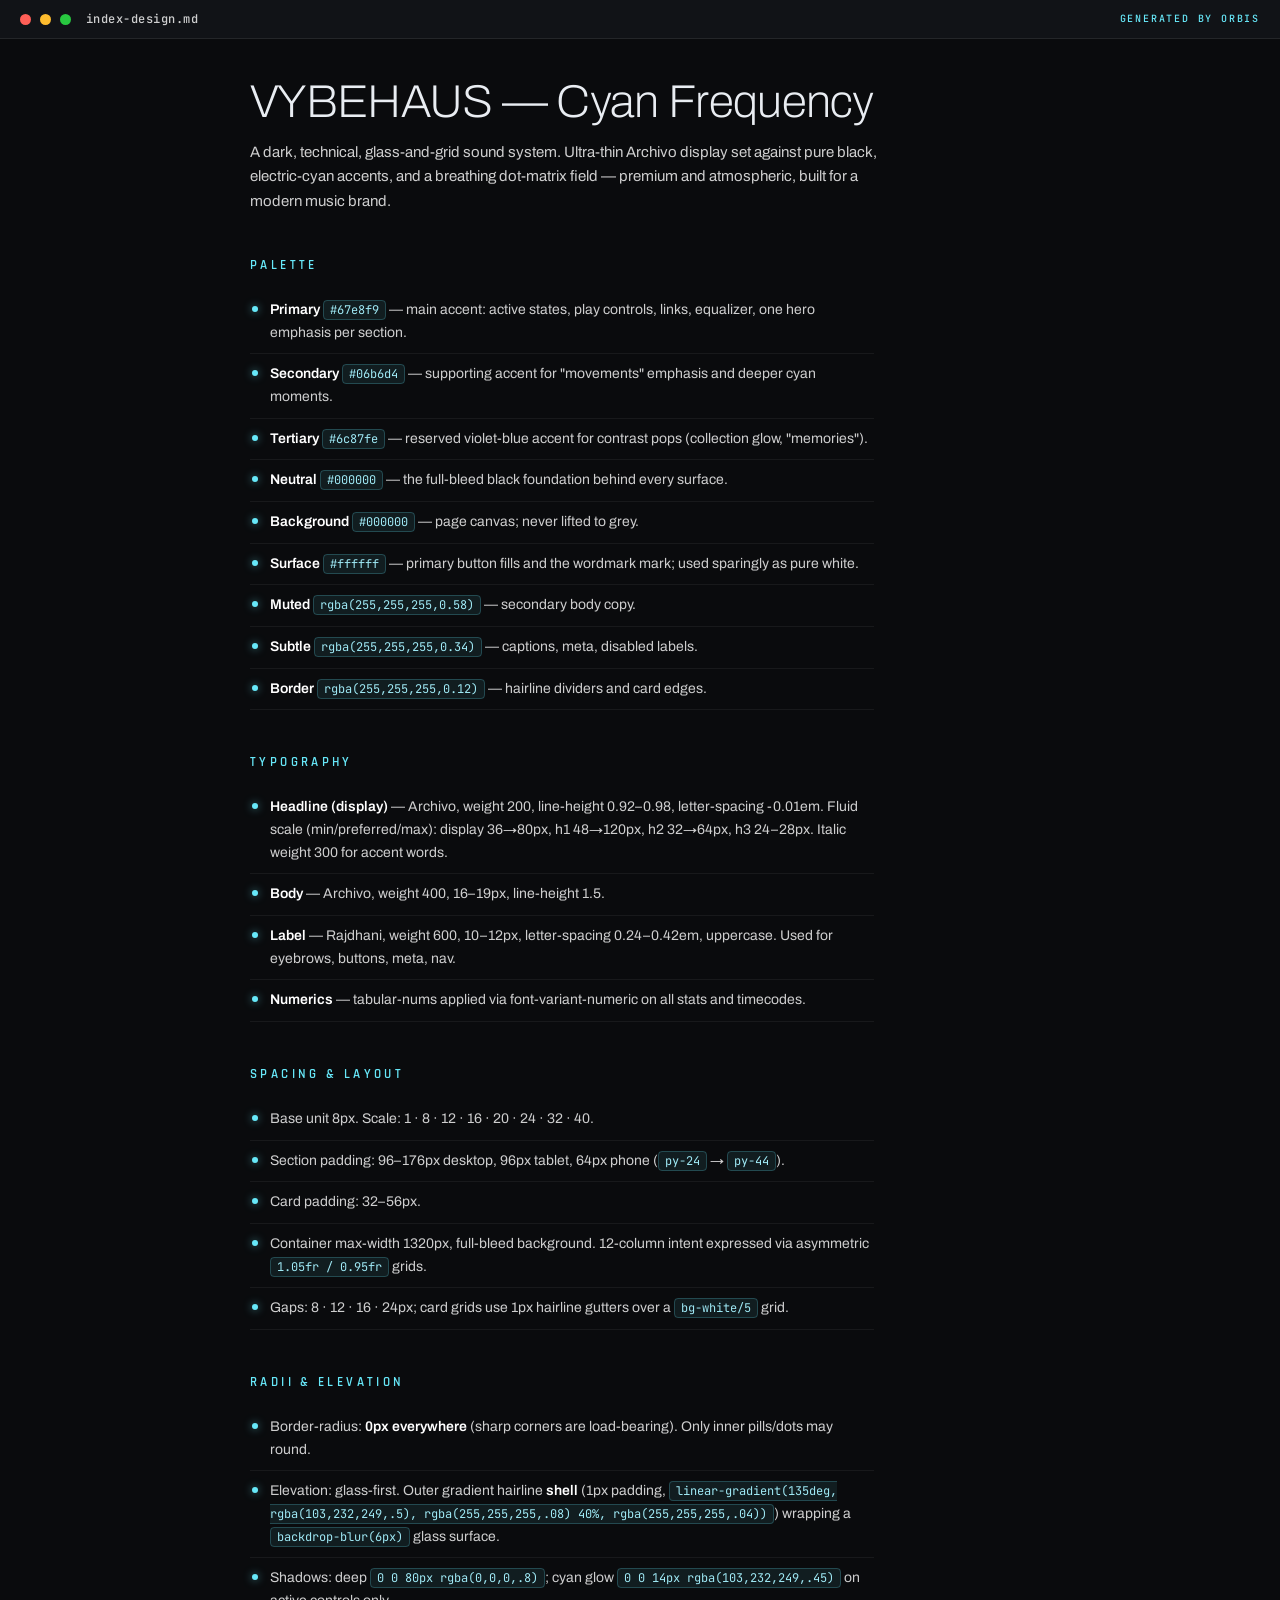
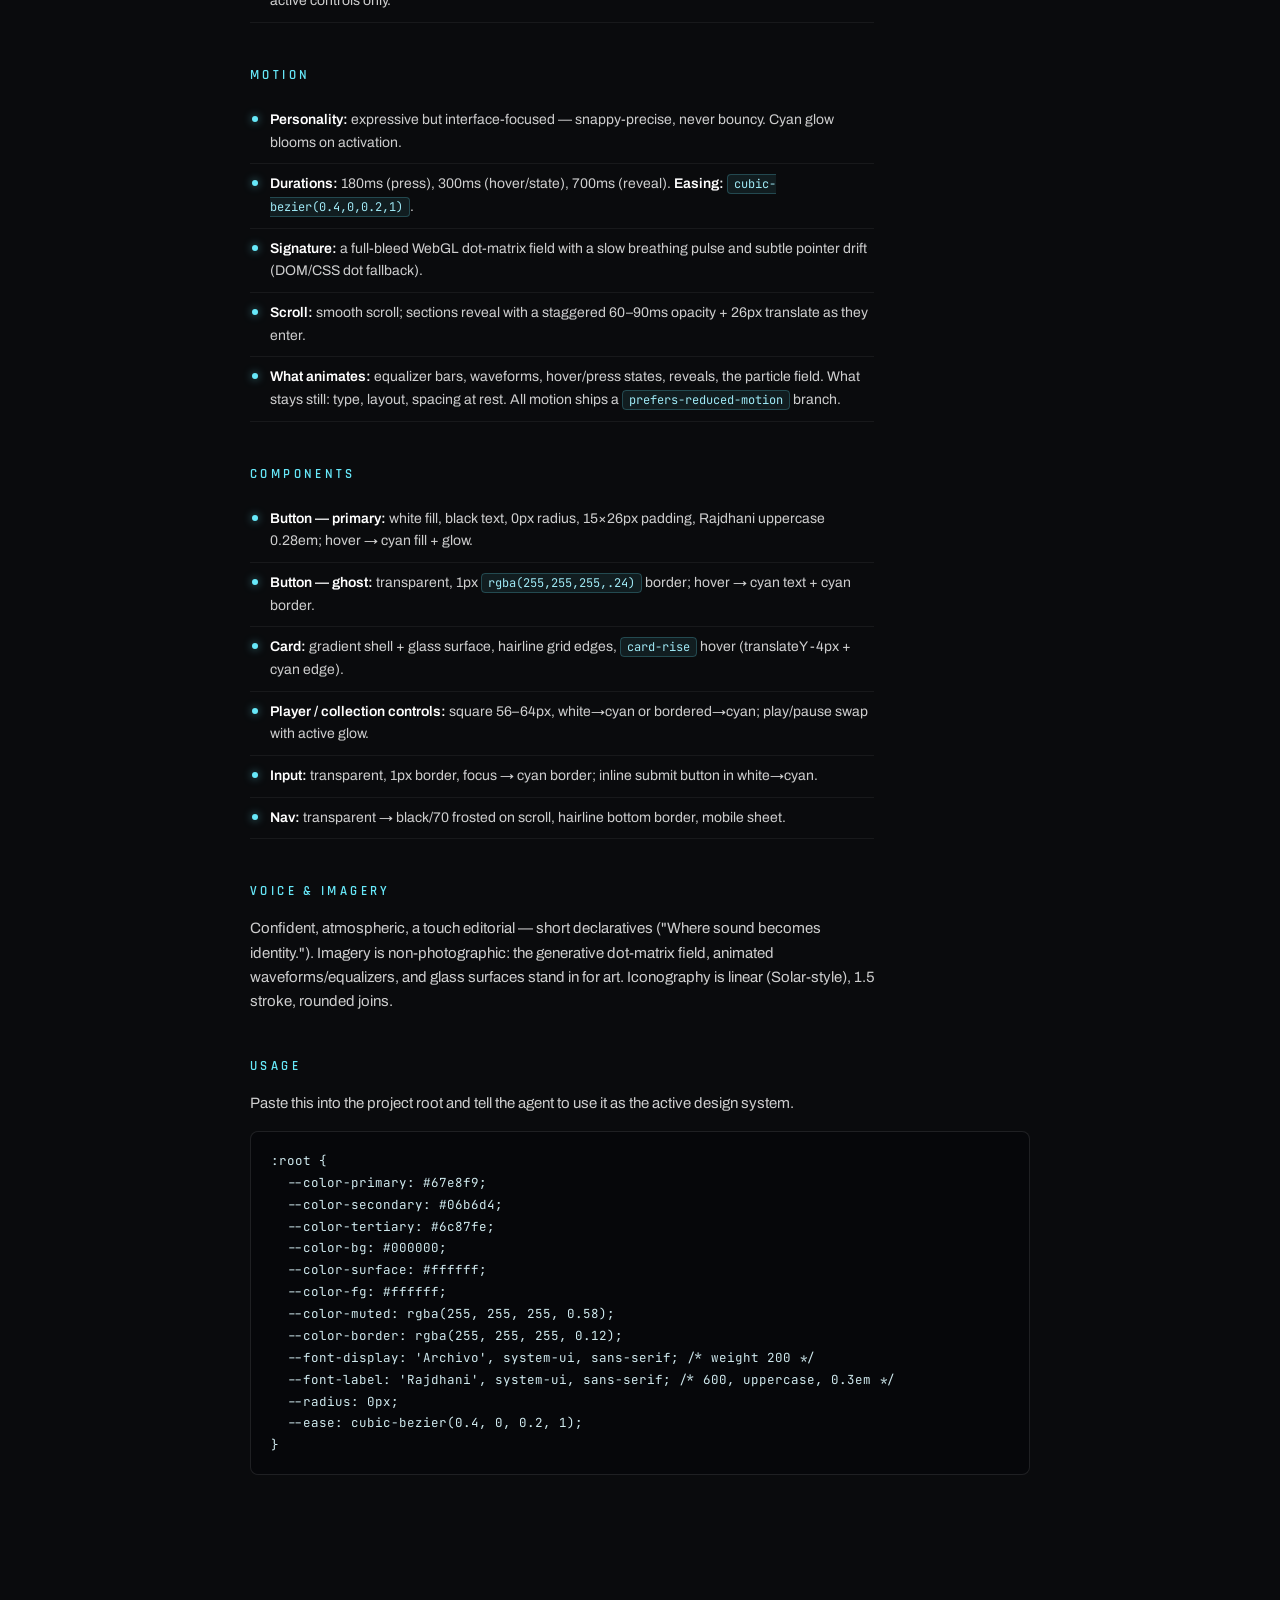
<file: assets/capability/design-md.html>
<!doctype html>
<html lang="en">
<head>
<meta charset="utf-8" />
<meta name="viewport" content="width=device-width, initial-scale=1" />
<title>index-design.md — Orbis</title>
<link rel="preconnect" href="https://fonts.googleapis.com" />
<link rel="preconnect" href="https://fonts.gstatic.com" crossorigin />
<link href="https://fonts.googleapis.com/css2?family=Archivo:wght@200;400;500;600&family=Rajdhani:wght@500;600&family=JetBrains+Mono:wght@400;500&display=swap" rel="stylesheet" />
<style>
  :root{ --cyan:#67e8f9; }
  *{box-sizing:border-box}
  html{scroll-behavior:auto}
  body{margin:0;background:#0a0b0d;color:#e9edf2;
    font-family:'Archivo',-apple-system,system-ui,sans-serif;line-height:1.62;
    -webkit-font-smoothing:antialiased;}
  .bar{position:sticky;top:0;z-index:5;display:flex;align-items:center;gap:9px;
    padding:13px 20px;background:#111317;border-bottom:1px solid rgba(255,255,255,.08);
    font:500 12px/1 'JetBrains Mono',monospace;color:rgba(255,255,255,.55);letter-spacing:.04em;}
  .bar .d{width:11px;height:11px;border-radius:50%}
  .bar .name{margin-left:6px;color:rgba(255,255,255,.8)}
  .bar .tag{margin-left:auto;color:var(--cyan);font-size:10px;letter-spacing:.18em;text-transform:uppercase}
  .wrap{max-width:840px;margin:0 auto;padding:34px 30px 120px}
  h1{font-weight:200;font-size:clamp(30px,5vw,46px);letter-spacing:-.015em;line-height:1.02;margin:6px 0 14px}
  h2{font-family:'Rajdhani',sans-serif;font-weight:600;font-size:13px;letter-spacing:.26em;
    text-transform:uppercase;color:var(--cyan);margin:42px 0 14px;}
  p{font-size:15px;color:rgba(255,255,255,.8);margin:0 0 14px;max-width:70ch}
  ul{list-style:none;margin:0;padding:0}
  li{position:relative;padding:9px 0 9px 20px;font-size:14px;color:rgba(255,255,255,.8);
    border-bottom:1px solid rgba(255,255,255,.06);max-width:78ch}
  li::before{content:"";position:absolute;left:2px;top:16px;width:6px;height:6px;border-radius:50%;
    background:var(--cyan);box-shadow:0 0 8px rgba(103,232,249,.6)}
  strong{color:#fff;font-weight:600}
  code{font-family:'JetBrains Mono',monospace;font-size:12px;color:#9fe9f5;
    background:rgba(103,232,249,.08);border:1px solid rgba(103,232,249,.22);border-radius:4px;padding:1px 6px}
  pre{background:#06070a;border:1px solid rgba(255,255,255,.1);border-radius:8px;
    padding:18px 20px;overflow:auto;margin:16px 0}
  pre code{background:none;border:0;padding:0;color:#cfe9ee;display:block;white-space:pre;line-height:1.75;font-size:12.5px}
</style>
</head>
<body>
  <div class="bar"><span class="d" style="background:#ff5f57"></span><span class="d" style="background:#febc2e"></span><span class="d" style="background:#28c840"></span><span class="name">index-design.md</span><span class="tag">generated by Orbis</span></div>
  <div class="wrap">
<h1>VYBEHAUS — Cyan Frequency</h1>
<p>A dark, technical, glass-and-grid sound system. Ultra-thin Archivo display set against pure black, electric-cyan accents, and a breathing dot-matrix field — premium and atmospheric, built for a modern music brand.</p>
<h2>Palette</h2>
<ul>
<li><strong>Primary</strong> <code>#67e8f9</code> — main accent: active states, play controls, links, equalizer, one hero emphasis per section.</li>
<li><strong>Secondary</strong> <code>#06b6d4</code> — supporting accent for &quot;movements&quot; emphasis and deeper cyan moments.</li>
<li><strong>Tertiary</strong> <code>#6c87fe</code> — reserved violet-blue accent for contrast pops (collection glow, &quot;memories&quot;).</li>
<li><strong>Neutral</strong> <code>#000000</code> — the full-bleed black foundation behind every surface.</li>
<li><strong>Background</strong> <code>#000000</code> — page canvas; never lifted to grey.</li>
<li><strong>Surface</strong> <code>#ffffff</code> — primary button fills and the wordmark mark; used sparingly as pure white.</li>
<li><strong>Muted</strong> <code>rgba(255,255,255,0.58)</code> — secondary body copy.</li>
<li><strong>Subtle</strong> <code>rgba(255,255,255,0.34)</code> — captions, meta, disabled labels.</li>
<li><strong>Border</strong> <code>rgba(255,255,255,0.12)</code> — hairline dividers and card edges.</li>
</ul>
<h2>Typography</h2>
<ul>
<li><strong>Headline (display)</strong> — Archivo, weight 200, line-height 0.92–0.98, letter-spacing -0.01em. Fluid scale (min/preferred/max): display 36&rarr;80px, h1 48&rarr;120px, h2 32&rarr;64px, h3 24–28px. Italic weight 300 for accent words.</li>
<li><strong>Body</strong> — Archivo, weight 400, 16–19px, line-height 1.5.</li>
<li><strong>Label</strong> — Rajdhani, weight 600, 10–12px, letter-spacing 0.24–0.42em, uppercase. Used for eyebrows, buttons, meta, nav.</li>
<li><strong>Numerics</strong> — tabular-nums applied via font-variant-numeric on all stats and timecodes.</li>
</ul>
<h2>Spacing &amp; Layout</h2>
<ul>
<li>Base unit 8px. Scale: 1 · 8 · 12 · 16 · 20 · 24 · 32 · 40.</li>
<li>Section padding: 96–176px desktop, 96px tablet, 64px phone (<code>py-24</code> &rarr; <code>py-44</code>).</li>
<li>Card padding: 32–56px.</li>
<li>Container max-width 1320px, full-bleed background. 12-column intent expressed via asymmetric <code>1.05fr / 0.95fr</code> grids.</li>
<li>Gaps: 8 · 12 · 16 · 24px; card grids use 1px hairline gutters over a <code>bg-white/5</code> grid.</li>
</ul>
<h2>Radii &amp; Elevation</h2>
<ul>
<li>Border-radius: <strong>0px everywhere</strong> (sharp corners are load-bearing). Only inner pills/dots may round.</li>
<li>Elevation: glass-first. Outer gradient hairline <strong>shell</strong> (1px padding, <code>linear-gradient(135deg, rgba(103,232,249,.5), rgba(255,255,255,.08) 40%, rgba(255,255,255,.04))</code>) wrapping a <code>backdrop-blur(6px)</code> glass surface.</li>
<li>Shadows: deep <code>0 0 80px rgba(0,0,0,.8)</code>; cyan glow <code>0 0 14px rgba(103,232,249,.45)</code> on active controls only.</li>
</ul>
<h2>Motion</h2>
<ul>
<li><strong>Personality:</strong> expressive but interface-focused — snappy-precise, never bouncy. Cyan glow blooms on activation.</li>
<li><strong>Durations:</strong> 180ms (press), 300ms (hover/state), 700ms (reveal). <strong>Easing:</strong> <code>cubic-bezier(0.4,0,0.2,1)</code>.</li>
<li><strong>Signature:</strong> a full-bleed WebGL dot-matrix field with a slow breathing pulse and subtle pointer drift (DOM/CSS dot fallback).</li>
<li><strong>Scroll:</strong> smooth scroll; sections reveal with a staggered 60–90ms opacity + 26px translate as they enter.</li>
<li><strong>What animates:</strong> equalizer bars, waveforms, hover/press states, reveals, the particle field. What stays still: type, layout, spacing at rest. All motion ships a <code>prefers-reduced-motion</code> branch.</li>
</ul>
<h2>Components</h2>
<ul>
<li><strong>Button — primary:</strong> white fill, black text, 0px radius, 15×26px padding, Rajdhani uppercase 0.28em; hover &rarr; cyan fill + glow.</li>
<li><strong>Button — ghost:</strong> transparent, 1px <code>rgba(255,255,255,.24)</code> border; hover &rarr; cyan text + cyan border.</li>
<li><strong>Card:</strong> gradient shell + glass surface, hairline grid edges, <code>card-rise</code> hover (translateY -4px + cyan edge).</li>
<li><strong>Player / collection controls:</strong> square 56–64px, white&rarr;cyan or bordered&rarr;cyan; play/pause swap with active glow.</li>
<li><strong>Input:</strong> transparent, 1px border, focus &rarr; cyan border; inline submit button in white&rarr;cyan.</li>
<li><strong>Nav:</strong> transparent &rarr; black/70 frosted on scroll, hairline bottom border, mobile sheet.</li>
</ul>
<h2>Voice &amp; Imagery</h2>
<p>Confident, atmospheric, a touch editorial — short declaratives (&quot;Where sound becomes identity.&quot;). Imagery is non-photographic: the generative dot-matrix field, animated waveforms/equalizers, and glass surfaces stand in for art. Iconography is linear (Solar-style), 1.5 stroke, rounded joins.</p>
<h2>Usage</h2>
<p>Paste this into the project root and tell the agent to use it as the active design system.</p>
<pre><code>:root {
  --color-primary: #67e8f9;
  --color-secondary: #06b6d4;
  --color-tertiary: #6c87fe;
  --color-bg: #000000;
  --color-surface: #ffffff;
  --color-fg: #ffffff;
  --color-muted: rgba(255, 255, 255, 0.58);
  --color-border: rgba(255, 255, 255, 0.12);
  --font-display: &#x27;Archivo&#x27;, system-ui, sans-serif; /* weight 200 */
  --font-label: &#x27;Rajdhani&#x27;, system-ui, sans-serif; /* 600, uppercase, 0.3em */
  --radius: 0px;
  --ease: cubic-bezier(0.4, 0, 0.2, 1);
}</code></pre>
  </div>
</body>
</html>
</file>
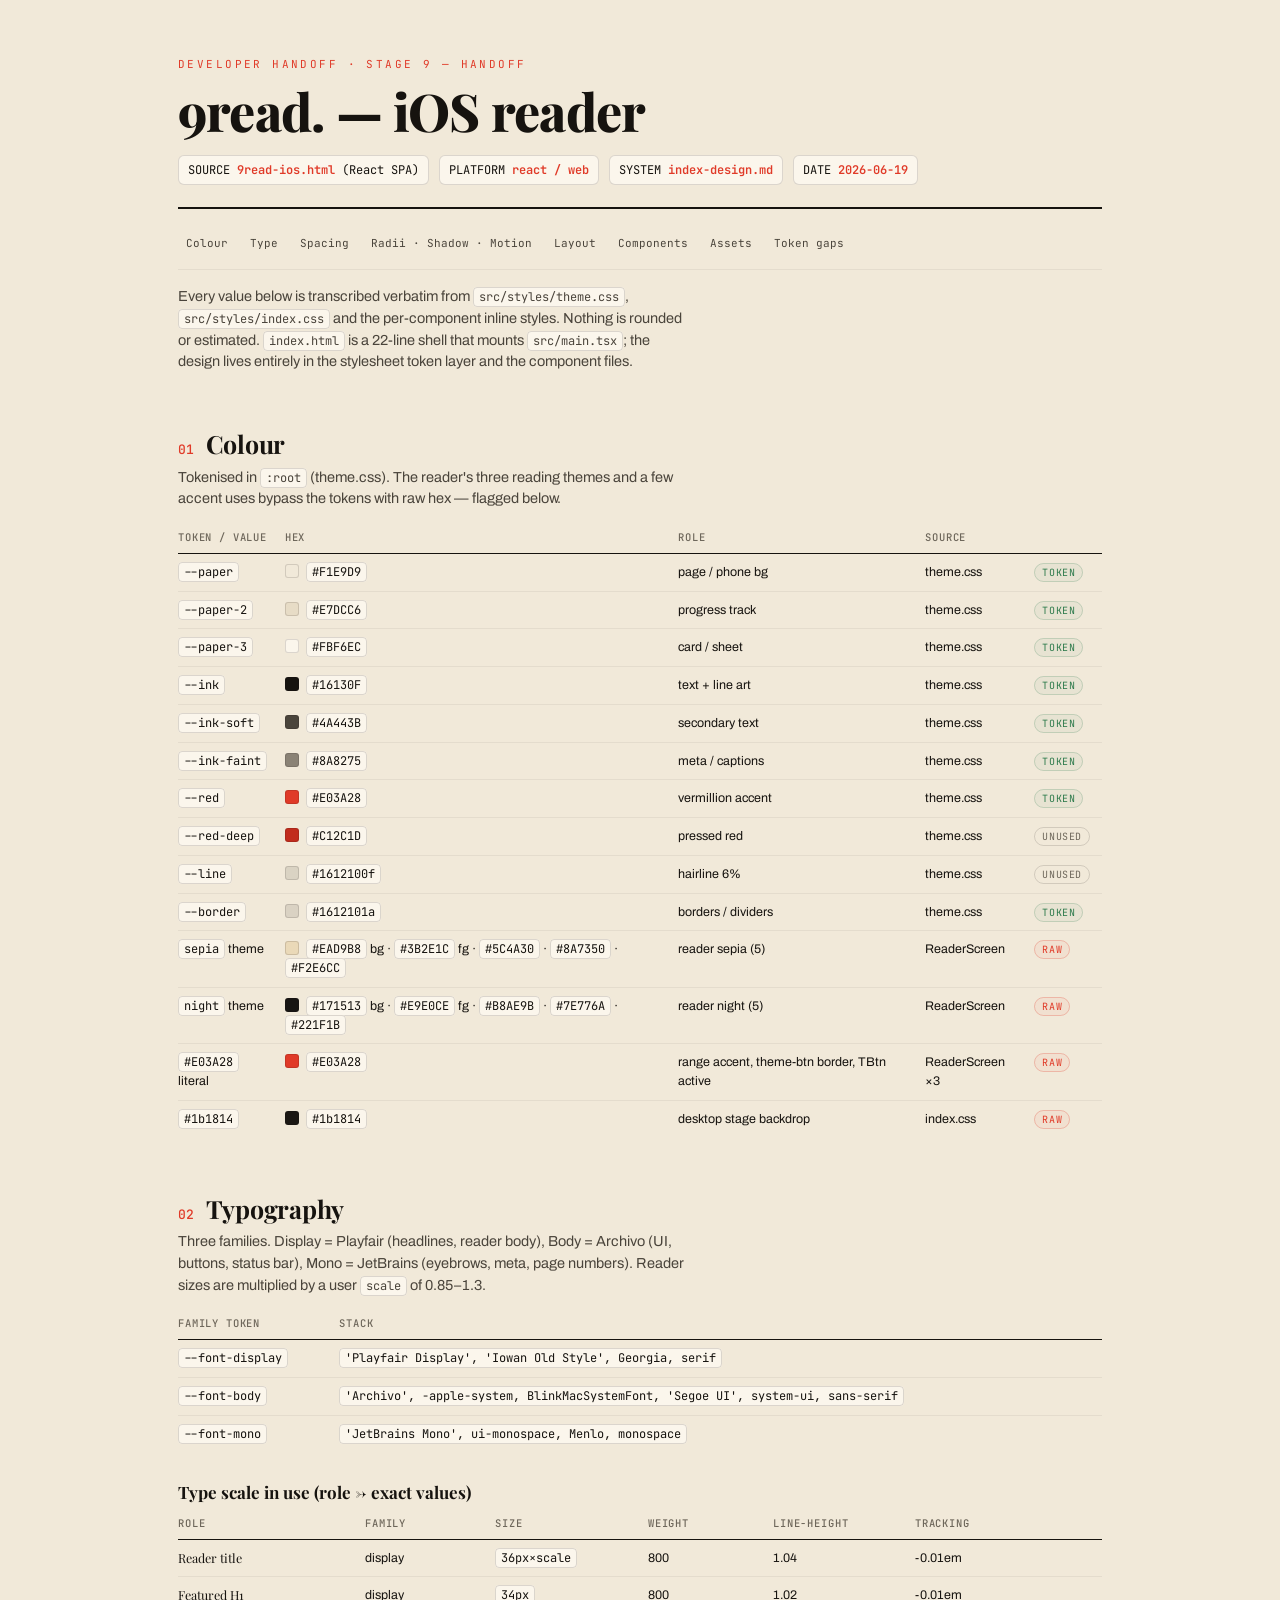
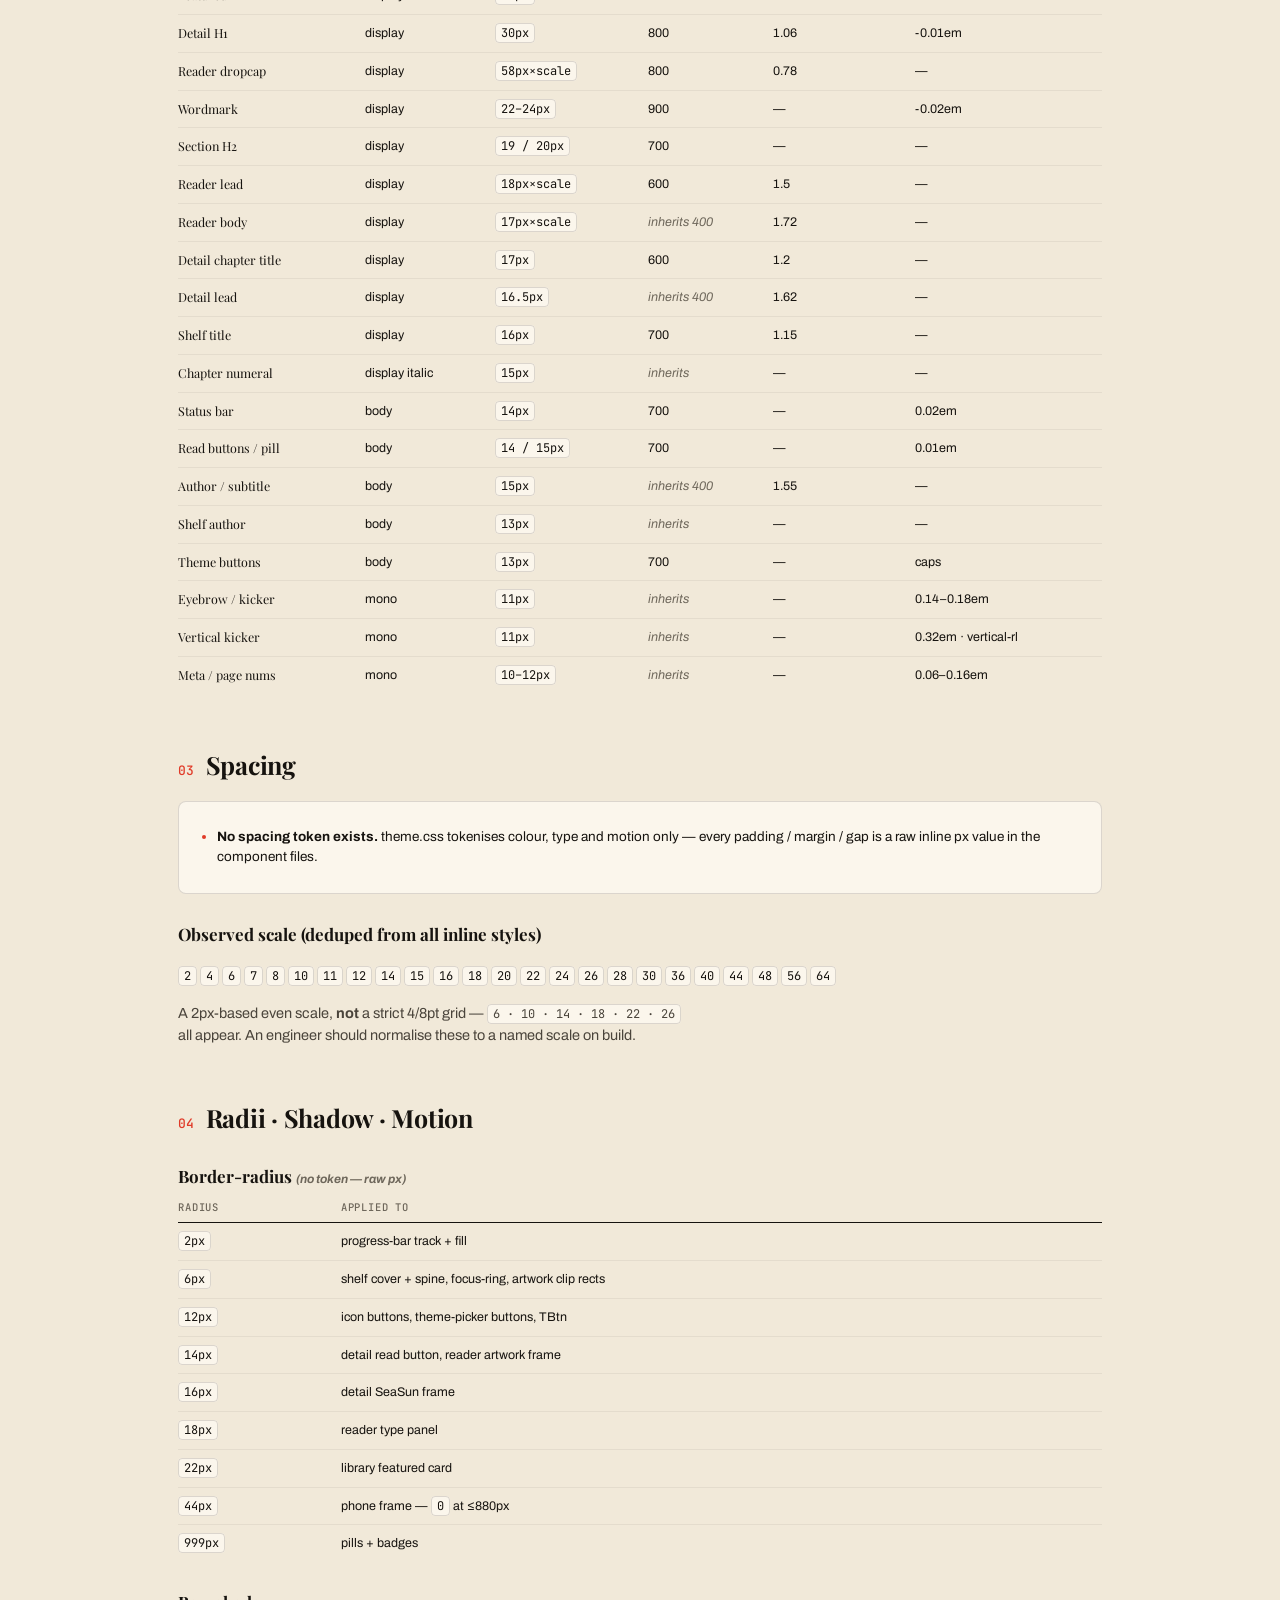
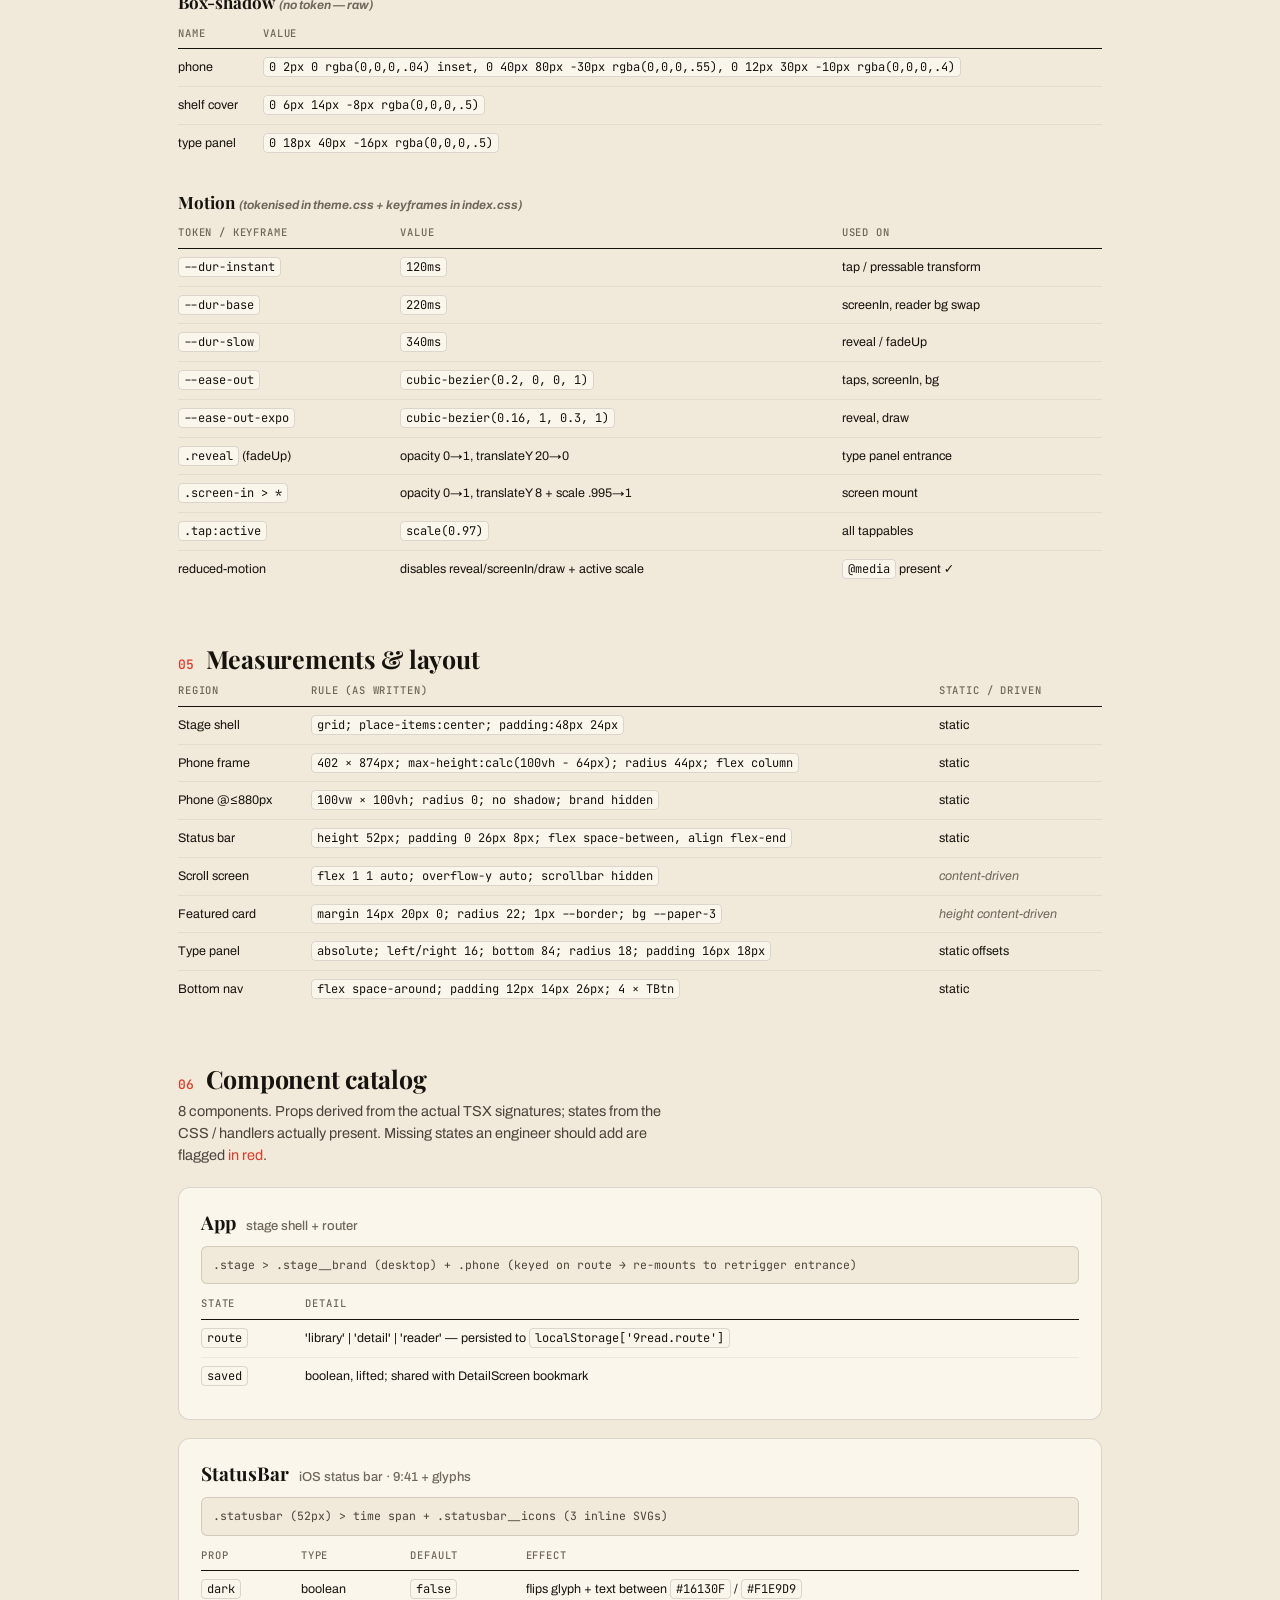
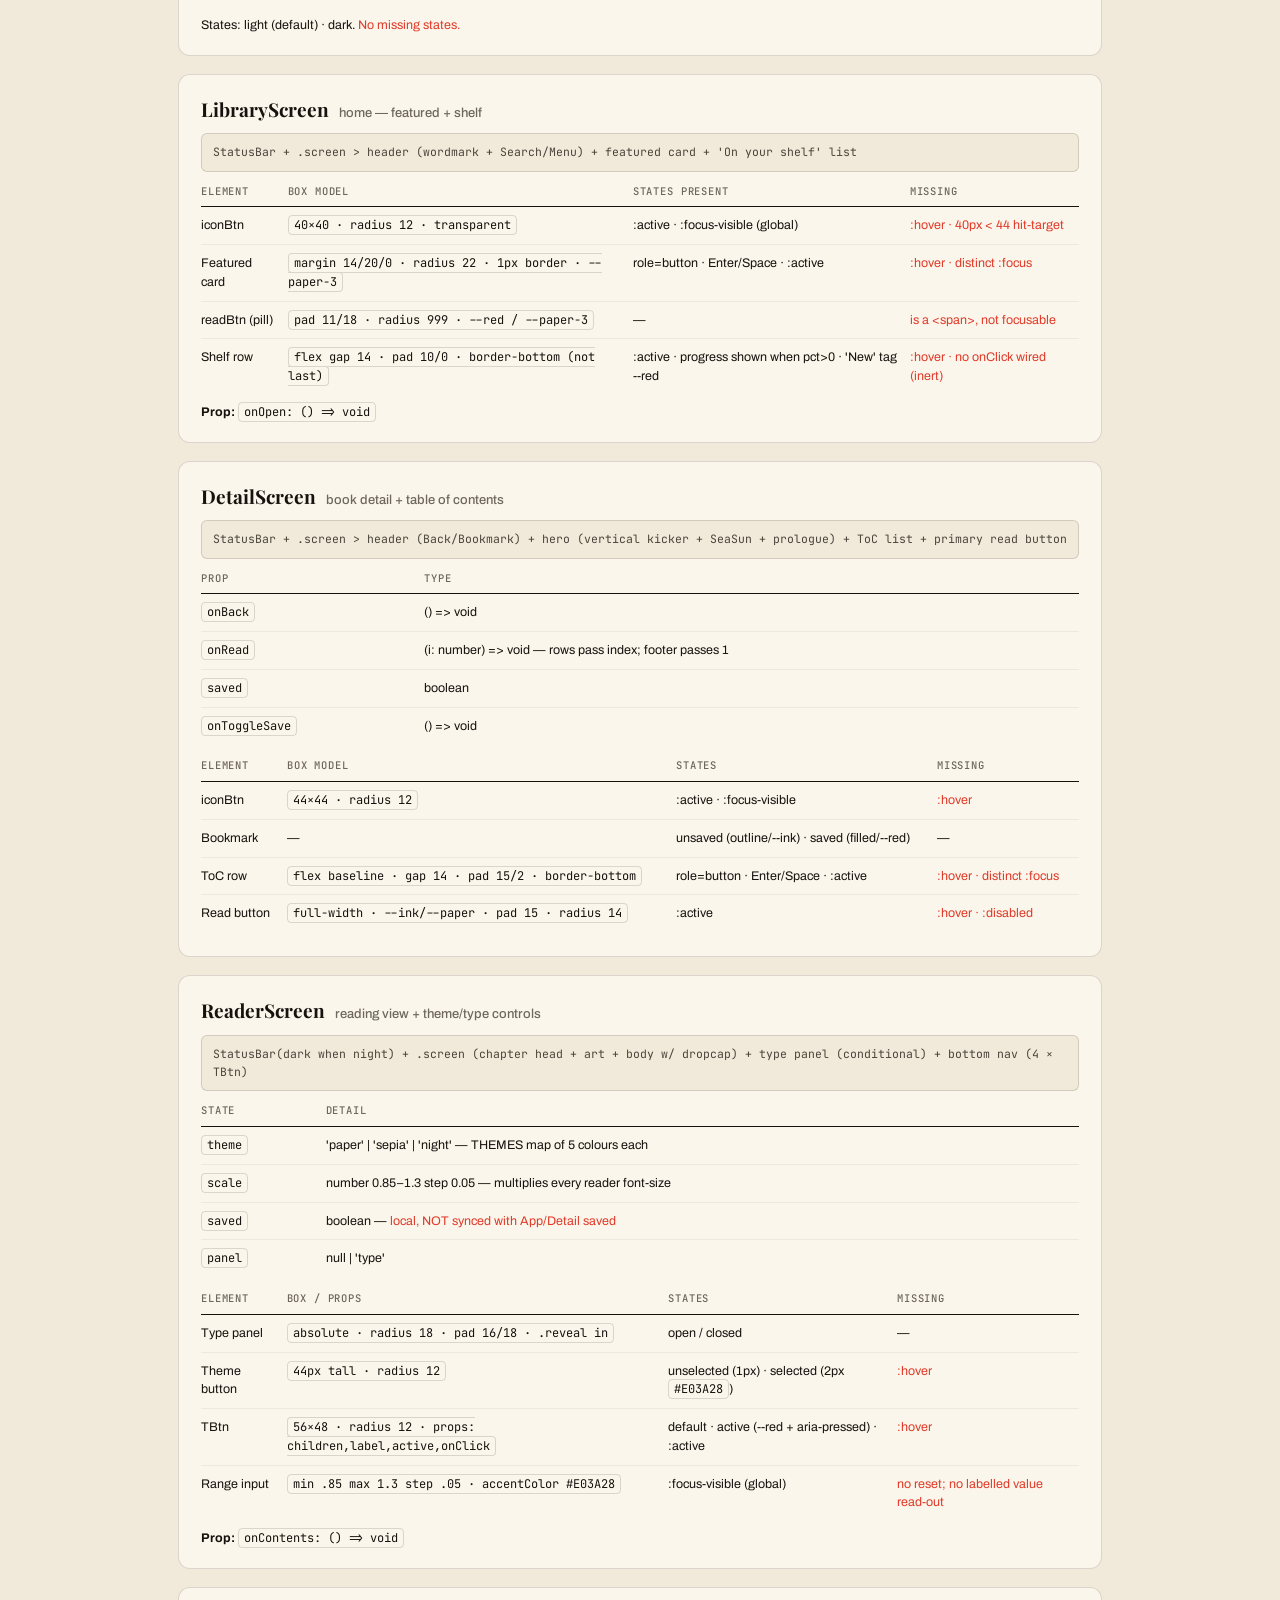
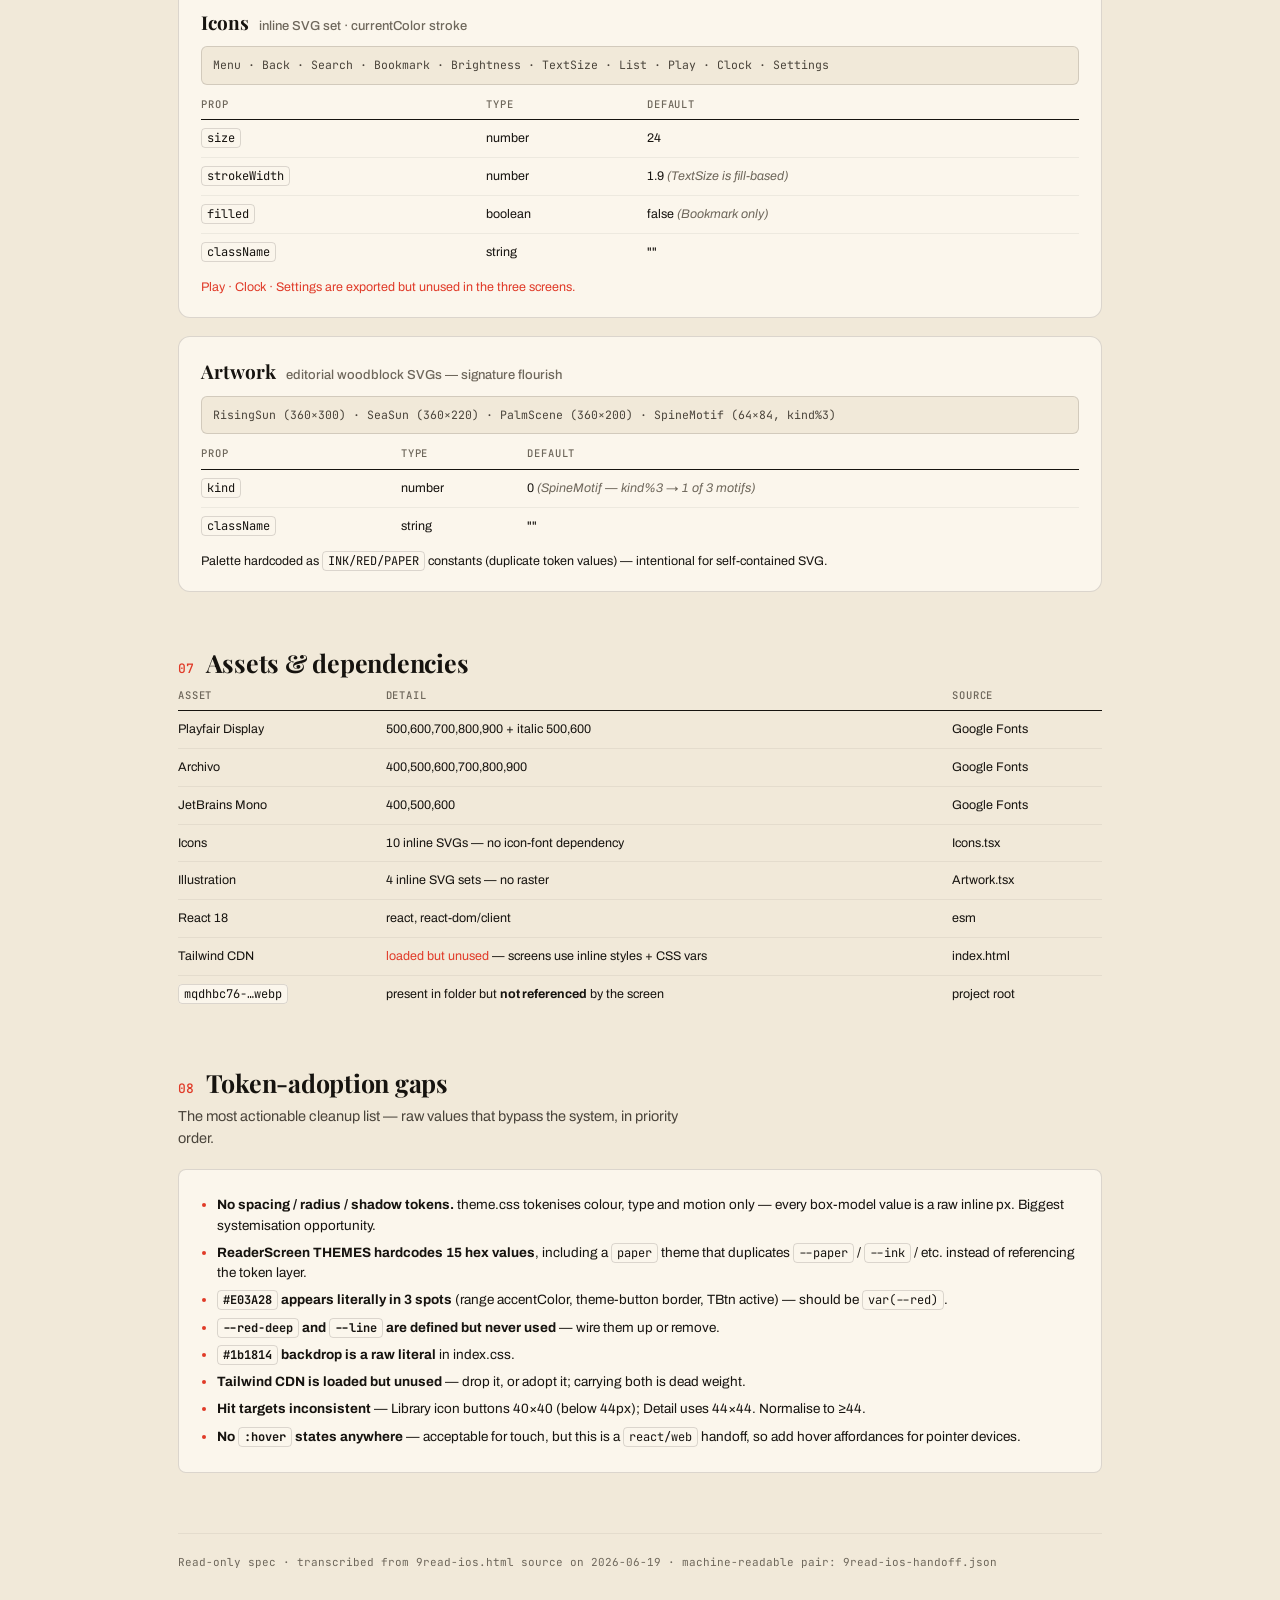
<file: assets/capability/handoff.html>
<!doctype html>
<html lang="en">
<head>
<meta charset="utf-8" />
<meta name="viewport" content="width=device-width, initial-scale=1" />
<title>Handoff Spec — 9read. iOS reader</title>
<link rel="preconnect" href="https://fonts.googleapis.com" />
<link rel="preconnect" href="https://fonts.gstatic.com" crossorigin />
<link href="https://fonts.googleapis.com/css2?family=Playfair+Display:wght@600;700;800;900&family=Archivo:wght@400;500;600;700&family=JetBrains+Mono:wght@400;500;600&display=swap" rel="stylesheet" />
<style>
  :root{
    --paper:#F1E9D9; --paper-3:#FBF6EC; --ink:#16130F; --ink-soft:#4A443B;
    --ink-faint:#6e675b; --red:#E03A28; --border:#16121024; --rule:#1612100f;
    --display:'Playfair Display',Georgia,serif; --body:'Archivo',system-ui,sans-serif;
    --mono:'JetBrains Mono',ui-monospace,Menlo,monospace;
  }
  *{box-sizing:border-box}
  html{scroll-behavior:smooth}
  body{margin:0;background:var(--paper);color:var(--ink);font-family:var(--body);
    -webkit-font-smoothing:antialiased;line-height:1.5;}
  .wrap{max-width:980px;margin:0 auto;padding:56px 28px 120px;}

  /* header */
  header.spec{border-bottom:2px solid var(--ink);padding-bottom:22px;margin-bottom:8px;}
  .kick{font-family:var(--mono);font-size:11px;letter-spacing:.22em;text-transform:uppercase;color:var(--red);margin:0 0 12px;}
  h1.title{font-family:var(--display);font-weight:800;font-size:clamp(34px,6vw,52px);
    line-height:1.0;letter-spacing:-.015em;margin:0 0 18px;}
  .meta{display:flex;flex-wrap:wrap;gap:8px 10px;font-family:var(--mono);font-size:12px;}
  .meta span{background:var(--paper-3);border:1px solid var(--border);border-radius:6px;padding:5px 9px;}
  .meta b{color:var(--red);font-weight:600;}

  /* sections */
  section{margin-top:52px;scroll-margin-top:20px;}
  h2{font-family:var(--display);font-weight:700;font-size:25px;letter-spacing:-.01em;
    margin:0 0 4px;display:flex;align-items:baseline;gap:12px;}
  h2 .ix{font-family:var(--mono);font-size:13px;color:var(--red);font-weight:500;}
  .lede{color:var(--ink-soft);font-size:14.5px;margin:0 0 20px;max-width:64ch;}
  h3{font-family:var(--display);font-weight:700;font-size:17px;margin:28px 0 10px;}

  /* tables */
  table{width:100%;border-collapse:collapse;font-size:12.5px;margin:6px 0 4px;}
  th{font-family:var(--mono);font-weight:500;font-size:10.5px;letter-spacing:.08em;
    text-transform:uppercase;color:var(--ink-faint);text-align:left;
    border-bottom:1.5px solid var(--ink);padding:0 12px 7px 0;vertical-align:bottom;}
  td{border-bottom:1px solid var(--rule);padding:9px 12px 9px 0;vertical-align:top;}
  tr:last-child td{border-bottom:none;}
  code,.m{font-family:var(--mono);font-size:12px;background:var(--paper-3);
    border:1px solid var(--border);border-radius:4px;padding:1px 5px;white-space:nowrap;}
  td .m{white-space:normal;}
  .sw{display:inline-block;width:14px;height:14px;border-radius:3px;border:1px solid var(--border);
    vertical-align:-2px;margin-right:7px;}
  .tag{font-family:var(--mono);font-size:10px;letter-spacing:.06em;text-transform:uppercase;
    padding:2px 7px;border-radius:999px;border:1px solid var(--border);white-space:nowrap;}
  .tag.raw{color:var(--red);border-color:#e03a2840;background:#e03a280d;}
  .tag.tok{color:#2c7a4b;border-color:#2c7a4b33;background:#2c7a4b0d;}
  .tag.un{color:var(--ink-faint);}
  .miss{color:var(--red);}
  .ns{color:var(--ink-faint);font-style:italic;}

  /* specimen */
  .spec-rows td:first-child{font-family:var(--display);color:var(--ink);}

  /* callout */
  .gap{background:var(--paper-3);border:1px solid var(--border);
    border-radius:8px;padding:18px 20px;margin-top:18px;}
  .gap ul{margin:0;padding-left:18px;}
  .gap li{margin:7px 0;font-size:13.5px;}
  .gap li::marker{color:var(--red);}

  /* comp card */
  .comp{border:1px solid var(--border);border-radius:12px;padding:20px 22px;margin-top:18px;background:var(--paper-3);}
  .comp h3{margin-top:0;display:flex;align-items:baseline;gap:10px;font-size:19px;}
  .comp .role{font-family:var(--body);font-weight:500;font-size:13px;color:var(--ink-faint);}
  .anat{font-family:var(--mono);font-size:11.5px;color:var(--ink-soft);background:var(--paper);
    border:1px solid var(--border);border-radius:6px;padding:9px 11px;margin:2px 0 12px;line-height:1.6;}

  /* toc nav */
  nav.toc{position:sticky;top:0;background:var(--paper);padding:14px 0;margin-bottom:-30px;
    display:flex;flex-wrap:wrap;gap:6px;font-family:var(--mono);font-size:11px;z-index:5;
    border-bottom:1px solid var(--rule);}
  nav.toc a{color:var(--ink-soft);text-decoration:none;padding:4px 8px;border-radius:5px;}
  nav.toc a:hover{background:var(--paper-3);color:var(--ink);}
  a{color:var(--red);}
  :focus-visible{outline:2px solid var(--red);outline-offset:2px;border-radius:4px;}
  .foot{margin-top:60px;padding-top:20px;border-top:1px solid var(--rule);
    font-family:var(--mono);font-size:11px;color:var(--ink-faint);}
  @media (max-width:620px){.meta{font-size:11px}table{font-size:11.5px}}
</style>
</head>
<body>
<div class="wrap">

  <header class="spec">
    <p class="kick">Developer Handoff · Stage 9 — Handoff</p>
    <h1 class="title">9read. — iOS reader</h1>
    <div class="meta">
      <span>SOURCE <b>9read-ios.html</b> (React SPA)</span>
      <span>PLATFORM <b>react / web</b></span>
      <span>SYSTEM <b>index-design.md</b></span>
      <span>DATE <b>2026-06-19</b></span>
    </div>
  </header>

  <nav class="toc">
    <a href="#color">Colour</a><a href="#type">Type</a><a href="#space">Spacing</a>
    <a href="#radii">Radii · Shadow · Motion</a><a href="#layout">Layout</a>
    <a href="#components">Components</a><a href="#assets">Assets</a><a href="#gaps">Token gaps</a>
  </nav>

  <p class="lede" style="margin-top:46px">
    Every value below is transcribed verbatim from <code>src/styles/theme.css</code>,
    <code>src/styles/index.css</code> and the per-component inline styles. Nothing is rounded or
    estimated. <code>index.html</code> is a 22-line shell that mounts <code>src/main.tsx</code>;
    the design lives entirely in the stylesheet token layer and the component files.
  </p>

  <!-- COLOUR -->
  <section id="color">
    <h2><span class="ix">01</span> Colour</h2>
    <p class="lede">Tokenised in <code>:root</code> (theme.css). The reader's three reading themes
      and a few accent uses bypass the tokens with raw hex — flagged below.</p>
    <table>
      <thead><tr><th>Token / value</th><th>Hex</th><th>Role</th><th>Source</th><th></th></tr></thead>
      <tbody>
        <tr><td><code>--paper</code></td><td><span class="sw" style="background:#F1E9D9"></span><code>#F1E9D9</code></td><td>page / phone bg</td><td>theme.css</td><td><span class="tag tok">token</span></td></tr>
        <tr><td><code>--paper-2</code></td><td><span class="sw" style="background:#E7DCC6"></span><code>#E7DCC6</code></td><td>progress track</td><td>theme.css</td><td><span class="tag tok">token</span></td></tr>
        <tr><td><code>--paper-3</code></td><td><span class="sw" style="background:#FBF6EC"></span><code>#FBF6EC</code></td><td>card / sheet</td><td>theme.css</td><td><span class="tag tok">token</span></td></tr>
        <tr><td><code>--ink</code></td><td><span class="sw" style="background:#16130F"></span><code>#16130F</code></td><td>text + line art</td><td>theme.css</td><td><span class="tag tok">token</span></td></tr>
        <tr><td><code>--ink-soft</code></td><td><span class="sw" style="background:#4A443B"></span><code>#4A443B</code></td><td>secondary text</td><td>theme.css</td><td><span class="tag tok">token</span></td></tr>
        <tr><td><code>--ink-faint</code></td><td><span class="sw" style="background:#8A8275"></span><code>#8A8275</code></td><td>meta / captions</td><td>theme.css</td><td><span class="tag tok">token</span></td></tr>
        <tr><td><code>--red</code></td><td><span class="sw" style="background:#E03A28"></span><code>#E03A28</code></td><td>vermillion accent</td><td>theme.css</td><td><span class="tag tok">token</span></td></tr>
        <tr><td><code>--red-deep</code></td><td><span class="sw" style="background:#C12C1D"></span><code>#C12C1D</code></td><td>pressed red</td><td>theme.css</td><td><span class="tag un">unused</span></td></tr>
        <tr><td><code>--line</code></td><td><span class="sw" style="background:#16130F1a"></span><code>#1612100f</code></td><td>hairline 6%</td><td>theme.css</td><td><span class="tag un">unused</span></td></tr>
        <tr><td><code>--border</code></td><td><span class="sw" style="background:#1612101a"></span><code>#1612101a</code></td><td>borders / dividers</td><td>theme.css</td><td><span class="tag tok">token</span></td></tr>
        <tr><td><code>sepia</code> theme</td><td><span class="sw" style="background:#EAD9B8"></span><code>#EAD9B8</code> bg · <code>#3B2E1C</code> fg · <code>#5C4A30</code> · <code>#8A7350</code> · <code>#F2E6CC</code></td><td>reader sepia (5)</td><td>ReaderScreen</td><td><span class="tag raw">raw</span></td></tr>
        <tr><td><code>night</code> theme</td><td><span class="sw" style="background:#171513"></span><code>#171513</code> bg · <code>#E9E0CE</code> fg · <code>#B8AE9B</code> · <code>#7E776A</code> · <code>#221F1B</code></td><td>reader night (5)</td><td>ReaderScreen</td><td><span class="tag raw">raw</span></td></tr>
        <tr><td><code>#E03A28</code> literal</td><td><span class="sw" style="background:#E03A28"></span><code>#E03A28</code></td><td>range accent, theme-btn border, TBtn active</td><td>ReaderScreen ×3</td><td><span class="tag raw">raw</span></td></tr>
        <tr><td><code>#1b1814</code></td><td><span class="sw" style="background:#1b1814"></span><code>#1b1814</code></td><td>desktop stage backdrop</td><td>index.css</td><td><span class="tag raw">raw</span></td></tr>
      </tbody>
    </table>
  </section>

  <!-- TYPE -->
  <section id="type">
    <h2><span class="ix">02</span> Typography</h2>
    <p class="lede">Three families. Display = Playfair (headlines, reader body), Body = Archivo
      (UI, buttons, status bar), Mono = JetBrains (eyebrows, meta, page numbers). Reader sizes are
      multiplied by a user <code>scale</code> of 0.85–1.3.</p>
    <table><thead><tr><th>Family token</th><th>Stack</th></tr></thead><tbody>
      <tr><td><code>--font-display</code></td><td><span class="m">'Playfair Display', 'Iowan Old Style', Georgia, serif</span></td></tr>
      <tr><td><code>--font-body</code></td><td><span class="m">'Archivo', -apple-system, BlinkMacSystemFont, 'Segoe UI', system-ui, sans-serif</span></td></tr>
      <tr><td><code>--font-mono</code></td><td><span class="m">'JetBrains Mono', ui-monospace, Menlo, monospace</span></td></tr>
    </tbody></table>

    <h3>Type scale in use (role → exact values)</h3>
    <table class="spec-rows"><thead><tr><th>Role</th><th>Family</th><th>Size</th><th>Weight</th><th>Line-height</th><th>Tracking</th></tr></thead><tbody>
      <tr><td>Reader title</td><td>display</td><td><code>36px×scale</code></td><td>800</td><td>1.04</td><td>-0.01em</td></tr>
      <tr><td>Featured H1</td><td>display</td><td><code>34px</code></td><td>800</td><td>1.02</td><td>-0.01em</td></tr>
      <tr><td>Detail H1</td><td>display</td><td><code>30px</code></td><td>800</td><td>1.06</td><td>-0.01em</td></tr>
      <tr><td>Reader dropcap</td><td>display</td><td><code>58px×scale</code></td><td>800</td><td>0.78</td><td>—</td></tr>
      <tr><td>Wordmark</td><td>display</td><td><code>22–24px</code></td><td>900</td><td>—</td><td>-0.02em</td></tr>
      <tr><td>Section H2</td><td>display</td><td><code>19 / 20px</code></td><td>700</td><td>—</td><td>—</td></tr>
      <tr><td>Reader lead</td><td>display</td><td><code>18px×scale</code></td><td>600</td><td>1.5</td><td>—</td></tr>
      <tr><td>Reader body</td><td>display</td><td><code>17px×scale</code></td><td class="ns">inherits 400</td><td>1.72</td><td>—</td></tr>
      <tr><td>Detail chapter title</td><td>display</td><td><code>17px</code></td><td>600</td><td>1.2</td><td>—</td></tr>
      <tr><td>Detail lead</td><td>display</td><td><code>16.5px</code></td><td class="ns">inherits 400</td><td>1.62</td><td>—</td></tr>
      <tr><td>Shelf title</td><td>display</td><td><code>16px</code></td><td>700</td><td>1.15</td><td>—</td></tr>
      <tr><td>Chapter numeral</td><td>display italic</td><td><code>15px</code></td><td class="ns">inherits</td><td>—</td><td>—</td></tr>
      <tr><td>Status bar</td><td>body</td><td><code>14px</code></td><td>700</td><td>—</td><td>0.02em</td></tr>
      <tr><td>Read buttons / pill</td><td>body</td><td><code>14 / 15px</code></td><td>700</td><td>—</td><td>0.01em</td></tr>
      <tr><td>Author / subtitle</td><td>body</td><td><code>15px</code></td><td class="ns">inherits 400</td><td>1.55</td><td>—</td></tr>
      <tr><td>Shelf author</td><td>body</td><td><code>13px</code></td><td class="ns">inherits</td><td>—</td><td>—</td></tr>
      <tr><td>Theme buttons</td><td>body</td><td><code>13px</code></td><td>700</td><td>—</td><td>caps</td></tr>
      <tr><td>Eyebrow / kicker</td><td>mono</td><td><code>11px</code></td><td class="ns">inherits</td><td>—</td><td>0.14–0.18em</td></tr>
      <tr><td>Vertical kicker</td><td>mono</td><td><code>11px</code></td><td class="ns">inherits</td><td>—</td><td>0.32em · vertical-rl</td></tr>
      <tr><td>Meta / page nums</td><td>mono</td><td><code>10–12px</code></td><td class="ns">inherits</td><td>—</td><td>0.06–0.16em</td></tr>
    </tbody></table>
  </section>

  <!-- SPACING -->
  <section id="space">
    <h2><span class="ix">03</span> Spacing</h2>
    <div class="gap"><ul><li><b>No spacing token exists.</b> theme.css tokenises colour, type and
      motion only — every padding / margin / gap is a raw inline px value in the component files.</li></ul></div>
    <h3>Observed scale (deduped from all inline styles)</h3>
    <p><code>2</code> <code>4</code> <code>6</code> <code>7</code> <code>8</code> <code>10</code>
      <code>11</code> <code>12</code> <code>14</code> <code>15</code> <code>16</code> <code>18</code>
      <code>20</code> <code>22</code> <code>24</code> <code>26</code> <code>28</code> <code>30</code>
      <code>36</code> <code>40</code> <code>44</code> <code>48</code> <code>56</code> <code>64</code></p>
    <p class="lede">A 2px-based even scale, <b>not</b> a strict 4/8pt grid — <code>6 · 10 · 14 · 18 · 22 · 26</code>
      all appear. An engineer should normalise these to a named scale on build.</p>
  </section>

  <!-- RADII / SHADOW / MOTION -->
  <section id="radii">
    <h2><span class="ix">04</span> Radii · Shadow · Motion</h2>
    <h3>Border-radius <span class="ns" style="font-family:var(--body);font-size:12px">(no token — raw px)</span></h3>
    <table><thead><tr><th>Radius</th><th>Applied to</th></tr></thead><tbody>
      <tr><td><code>2px</code></td><td>progress-bar track + fill</td></tr>
      <tr><td><code>6px</code></td><td>shelf cover + spine, focus-ring, artwork clip rects</td></tr>
      <tr><td><code>12px</code></td><td>icon buttons, theme-picker buttons, TBtn</td></tr>
      <tr><td><code>14px</code></td><td>detail read button, reader artwork frame</td></tr>
      <tr><td><code>16px</code></td><td>detail SeaSun frame</td></tr>
      <tr><td><code>18px</code></td><td>reader type panel</td></tr>
      <tr><td><code>22px</code></td><td>library featured card</td></tr>
      <tr><td><code>44px</code></td><td>phone frame — <code>0</code> at ≤880px</td></tr>
      <tr><td><code>999px</code></td><td>pills + badges</td></tr>
    </tbody></table>

    <h3>Box-shadow <span class="ns" style="font-family:var(--body);font-size:12px">(no token — raw)</span></h3>
    <table><thead><tr><th>Name</th><th>Value</th></tr></thead><tbody>
      <tr><td>phone</td><td><span class="m">0 2px 0 rgba(0,0,0,.04) inset, 0 40px 80px -30px rgba(0,0,0,.55), 0 12px 30px -10px rgba(0,0,0,.4)</span></td></tr>
      <tr><td>shelf cover</td><td><span class="m">0 6px 14px -8px rgba(0,0,0,.5)</span></td></tr>
      <tr><td>type panel</td><td><span class="m">0 18px 40px -16px rgba(0,0,0,.5)</span></td></tr>
    </tbody></table>

    <h3>Motion <span class="ns" style="font-family:var(--body);font-size:12px">(tokenised in theme.css + keyframes in index.css)</span></h3>
    <table><thead><tr><th>Token / keyframe</th><th>Value</th><th>Used on</th></tr></thead><tbody>
      <tr><td><code>--dur-instant</code></td><td><code>120ms</code></td><td>tap / pressable transform</td></tr>
      <tr><td><code>--dur-base</code></td><td><code>220ms</code></td><td>screenIn, reader bg swap</td></tr>
      <tr><td><code>--dur-slow</code></td><td><code>340ms</code></td><td>reveal / fadeUp</td></tr>
      <tr><td><code>--ease-out</code></td><td><span class="m">cubic-bezier(0.2, 0, 0, 1)</span></td><td>taps, screenIn, bg</td></tr>
      <tr><td><code>--ease-out-expo</code></td><td><span class="m">cubic-bezier(0.16, 1, 0.3, 1)</span></td><td>reveal, draw</td></tr>
      <tr><td><code>.reveal</code> (fadeUp)</td><td>opacity 0→1, translateY 20→0</td><td>type panel entrance</td></tr>
      <tr><td><code>.screen-in &gt; *</code></td><td>opacity 0→1, translateY 8 + scale .995→1</td><td>screen mount</td></tr>
      <tr><td><code>.tap:active</code></td><td><code>scale(0.97)</code></td><td>all tappables</td></tr>
      <tr><td>reduced-motion</td><td>disables reveal/screenIn/draw + active scale</td><td><code>@media</code> present ✓</td></tr>
    </tbody></table>
  </section>

  <!-- LAYOUT -->
  <section id="layout">
    <h2><span class="ix">05</span> Measurements &amp; layout</h2>
    <table><thead><tr><th>Region</th><th>Rule (as written)</th><th>Static / driven</th></tr></thead><tbody>
      <tr><td>Stage shell</td><td><span class="m">grid; place-items:center; padding:48px 24px</span></td><td>static</td></tr>
      <tr><td>Phone frame</td><td><span class="m">402 × 874px; max-height:calc(100vh - 64px); radius 44px; flex column</span></td><td>static</td></tr>
      <tr><td>Phone @≤880px</td><td><span class="m">100vw × 100vh; radius 0; no shadow; brand hidden</span></td><td>static</td></tr>
      <tr><td>Status bar</td><td><span class="m">height 52px; padding 0 26px 8px; flex space-between, align flex-end</span></td><td>static</td></tr>
      <tr><td>Scroll screen</td><td><span class="m">flex 1 1 auto; overflow-y auto; scrollbar hidden</span></td><td class="ns">content-driven</td></tr>
      <tr><td>Featured card</td><td><span class="m">margin 14px 20px 0; radius 22; 1px --border; bg --paper-3</span></td><td class="ns">height content-driven</td></tr>
      <tr><td>Type panel</td><td><span class="m">absolute; left/right 16; bottom 84; radius 18; padding 16px 18px</span></td><td>static offsets</td></tr>
      <tr><td>Bottom nav</td><td><span class="m">flex space-around; padding 12px 14px 26px; 4 × TBtn</span></td><td>static</td></tr>
    </tbody></table>
  </section>

  <!-- COMPONENTS -->
  <section id="components">
    <h2><span class="ix">06</span> Component catalog</h2>
    <p class="lede">8 components. Props derived from the actual TSX signatures; states from the CSS /
      handlers actually present. Missing states an engineer should add are flagged <span class="miss">in red</span>.</p>

    <div class="comp">
      <h3>App <span class="role">stage shell + router</span></h3>
      <div class="anat">.stage &gt; .stage__brand (desktop) + .phone (keyed on route → re-mounts to retrigger entrance)</div>
      <table><thead><tr><th>State</th><th>Detail</th></tr></thead><tbody>
        <tr><td><code>route</code></td><td>'library' | 'detail' | 'reader' — persisted to <code>localStorage['9read.route']</code></td></tr>
        <tr><td><code>saved</code></td><td>boolean, lifted; shared with DetailScreen bookmark</td></tr>
      </tbody></table>
    </div>

    <div class="comp">
      <h3>StatusBar <span class="role">iOS status bar · 9:41 + glyphs</span></h3>
      <div class="anat">.statusbar (52px) &gt; time span + .statusbar__icons (3 inline SVGs)</div>
      <table><thead><tr><th>Prop</th><th>Type</th><th>Default</th><th>Effect</th></tr></thead><tbody>
        <tr><td><code>dark</code></td><td>boolean</td><td><code>false</code></td><td>flips glyph + text between <code>#16130F</code> / <code>#F1E9D9</code></td></tr>
      </tbody></table>
      <p style="font-size:12.5px;margin:8px 0 0">States: light (default) · dark. <span class="miss">No missing states.</span></p>
    </div>

    <div class="comp">
      <h3>LibraryScreen <span class="role">home — featured + shelf</span></h3>
      <div class="anat">StatusBar + .screen &gt; header (wordmark + Search/Menu) + featured card + 'On your shelf' list</div>
      <table><thead><tr><th>Element</th><th>Box model</th><th>States present</th><th>Missing</th></tr></thead><tbody>
        <tr><td>iconBtn</td><td><span class="m">40×40 · radius 12 · transparent</span></td><td>:active · :focus-visible (global)</td><td class="miss">:hover · 40px &lt; 44 hit-target</td></tr>
        <tr><td>Featured card</td><td><span class="m">margin 14/20/0 · radius 22 · 1px border · --paper-3</span></td><td>role=button · Enter/Space · :active</td><td class="miss">:hover · distinct :focus</td></tr>
        <tr><td>readBtn (pill)</td><td><span class="m">pad 11/18 · radius 999 · --red / --paper-3</span></td><td>—</td><td class="miss">is a &lt;span&gt;, not focusable</td></tr>
        <tr><td>Shelf row</td><td><span class="m">flex gap 14 · pad 10/0 · border-bottom (not last)</span></td><td>:active · progress shown when pct&gt;0 · 'New' tag --red</td><td class="miss">:hover · no onClick wired (inert)</td></tr>
      </tbody></table>
      <p style="font-size:12.5px;margin:8px 0 0"><b>Prop:</b> <code>onOpen: () =&gt; void</code></p>
    </div>

    <div class="comp">
      <h3>DetailScreen <span class="role">book detail + table of contents</span></h3>
      <div class="anat">StatusBar + .screen &gt; header (Back/Bookmark) + hero (vertical kicker + SeaSun + prologue) + ToC list + primary read button</div>
      <table><thead><tr><th>Prop</th><th>Type</th></tr></thead><tbody>
        <tr><td><code>onBack</code></td><td>() =&gt; void</td></tr>
        <tr><td><code>onRead</code></td><td>(i: number) =&gt; void — rows pass index; footer passes 1</td></tr>
        <tr><td><code>saved</code></td><td>boolean</td></tr>
        <tr><td><code>onToggleSave</code></td><td>() =&gt; void</td></tr>
      </tbody></table>
      <table style="margin-top:14px"><thead><tr><th>Element</th><th>Box model</th><th>States</th><th>Missing</th></tr></thead><tbody>
        <tr><td>iconBtn</td><td><span class="m">44×44 · radius 12</span></td><td>:active · :focus-visible</td><td class="miss">:hover</td></tr>
        <tr><td>Bookmark</td><td>—</td><td>unsaved (outline/--ink) · saved (filled/--red)</td><td>—</td></tr>
        <tr><td>ToC row</td><td><span class="m">flex baseline · gap 14 · pad 15/2 · border-bottom</span></td><td>role=button · Enter/Space · :active</td><td class="miss">:hover · distinct :focus</td></tr>
        <tr><td>Read button</td><td><span class="m">full-width · --ink/--paper · pad 15 · radius 14</span></td><td>:active</td><td class="miss">:hover · :disabled</td></tr>
      </tbody></table>
    </div>

    <div class="comp">
      <h3>ReaderScreen <span class="role">reading view + theme/type controls</span></h3>
      <div class="anat">StatusBar(dark when night) + .screen (chapter head + art + body w/ dropcap) + type panel (conditional) + bottom nav (4 × TBtn)</div>
      <table><thead><tr><th>State</th><th>Detail</th></tr></thead><tbody>
        <tr><td><code>theme</code></td><td>'paper' | 'sepia' | 'night' — THEMES map of 5 colours each</td></tr>
        <tr><td><code>scale</code></td><td>number 0.85–1.3 step 0.05 — multiplies every reader font-size</td></tr>
        <tr><td><code>saved</code></td><td>boolean — <span class="miss">local, NOT synced with App/Detail saved</span></td></tr>
        <tr><td><code>panel</code></td><td>null | 'type'</td></tr>
      </tbody></table>
      <table style="margin-top:14px"><thead><tr><th>Element</th><th>Box / props</th><th>States</th><th>Missing</th></tr></thead><tbody>
        <tr><td>Type panel</td><td><span class="m">absolute · radius 18 · pad 16/18 · .reveal in</span></td><td>open / closed</td><td>—</td></tr>
        <tr><td>Theme button</td><td><span class="m">44px tall · radius 12</span></td><td>unselected (1px) · selected (2px <code>#E03A28</code>)</td><td class="miss">:hover</td></tr>
        <tr><td>TBtn</td><td><span class="m">56×48 · radius 12 · props: children,label,active,onClick</span></td><td>default · active (--red + aria-pressed) · :active</td><td class="miss">:hover</td></tr>
        <tr><td>Range input</td><td><span class="m">min .85 max 1.3 step .05 · accentColor #E03A28</span></td><td>:focus-visible (global)</td><td class="miss">no reset; no labelled value read-out</td></tr>
      </tbody></table>
      <p style="font-size:12.5px;margin:8px 0 0"><b>Prop:</b> <code>onContents: () =&gt; void</code></p>
    </div>

    <div class="comp">
      <h3>Icons <span class="role">inline SVG set · currentColor stroke</span></h3>
      <div class="anat">Menu · Back · Search · Bookmark · Brightness · TextSize · List · Play · Clock · Settings</div>
      <table><thead><tr><th>Prop</th><th>Type</th><th>Default</th></tr></thead><tbody>
        <tr><td><code>size</code></td><td>number</td><td>24</td></tr>
        <tr><td><code>strokeWidth</code></td><td>number</td><td>1.9 <span class="ns">(TextSize is fill-based)</span></td></tr>
        <tr><td><code>filled</code></td><td>boolean</td><td>false <span class="ns">(Bookmark only)</span></td></tr>
        <tr><td><code>className</code></td><td>string</td><td>""</td></tr>
      </tbody></table>
      <p style="font-size:12.5px;margin:8px 0 0" class="miss">Play · Clock · Settings are exported but unused in the three screens.</p>
    </div>

    <div class="comp">
      <h3>Artwork <span class="role">editorial woodblock SVGs — signature flourish</span></h3>
      <div class="anat">RisingSun (360×300) · SeaSun (360×220) · PalmScene (360×200) · SpineMotif (64×84, kind%3)</div>
      <table><thead><tr><th>Prop</th><th>Type</th><th>Default</th></tr></thead><tbody>
        <tr><td><code>kind</code></td><td>number</td><td>0 <span class="ns">(SpineMotif — kind%3 → 1 of 3 motifs)</span></td></tr>
        <tr><td><code>className</code></td><td>string</td><td>""</td></tr>
      </tbody></table>
      <p style="font-size:12.5px;margin:8px 0 0">Palette hardcoded as <code>INK/RED/PAPER</code> constants (duplicate token values) — intentional for self-contained SVG.</p>
    </div>
  </section>

  <!-- ASSETS -->
  <section id="assets">
    <h2><span class="ix">07</span> Assets &amp; dependencies</h2>
    <table><thead><tr><th>Asset</th><th>Detail</th><th>Source</th></tr></thead><tbody>
      <tr><td>Playfair Display</td><td>500,600,700,800,900 + italic 500,600</td><td>Google Fonts</td></tr>
      <tr><td>Archivo</td><td>400,500,600,700,800,900</td><td>Google Fonts</td></tr>
      <tr><td>JetBrains Mono</td><td>400,500,600</td><td>Google Fonts</td></tr>
      <tr><td>Icons</td><td>10 inline SVGs — no icon-font dependency</td><td>Icons.tsx</td></tr>
      <tr><td>Illustration</td><td>4 inline SVG sets — no raster</td><td>Artwork.tsx</td></tr>
      <tr><td>React 18</td><td>react, react-dom/client</td><td>esm</td></tr>
      <tr><td>Tailwind CDN</td><td><span class="miss">loaded but unused</span> — screens use inline styles + CSS vars</td><td>index.html</td></tr>
      <tr><td><code>mqdhbc76-…webp</code></td><td>present in folder but <b>not referenced</b> by the screen</td><td>project root</td></tr>
    </tbody></table>
  </section>

  <!-- GAPS -->
  <section id="gaps">
    <h2><span class="ix">08</span> Token-adoption gaps</h2>
    <p class="lede">The most actionable cleanup list — raw values that bypass the system, in priority order.</p>
    <div class="gap"><ul>
      <li><b>No spacing / radius / shadow tokens.</b> theme.css tokenises colour, type and motion only — every box-model value is a raw inline px. Biggest systemisation opportunity.</li>
      <li><b>ReaderScreen THEMES hardcodes 15 hex values</b>, including a <code>paper</code> theme that duplicates <code>--paper</code> / <code>--ink</code> / etc. instead of referencing the token layer.</li>
      <li><b><code>#E03A28</code> appears literally in 3 spots</b> (range accentColor, theme-button border, TBtn active) — should be <code>var(--red)</code>.</li>
      <li><b><code>--red-deep</code> and <code>--line</code> are defined but never used</b> — wire them up or remove.</li>
      <li><b><code>#1b1814</code> backdrop is a raw literal</b> in index.css.</li>
      <li><b>Tailwind CDN is loaded but unused</b> — drop it, or adopt it; carrying both is dead weight.</li>
      <li><b>Hit targets inconsistent</b> — Library icon buttons 40×40 (below 44px); Detail uses 44×44. Normalise to ≥44.</li>
      <li><b>No <code>:hover</code> states anywhere</b> — acceptable for touch, but this is a <code>react/web</code> handoff, so add hover affordances for pointer devices.</li>
    </ul></div>
  </section>

  <p class="foot">Read-only spec · transcribed from 9read-ios.html source on 2026-06-19 · machine-readable pair: 9read-ios-handoff.json</p>

</div>
</body>
</html>
</file>
